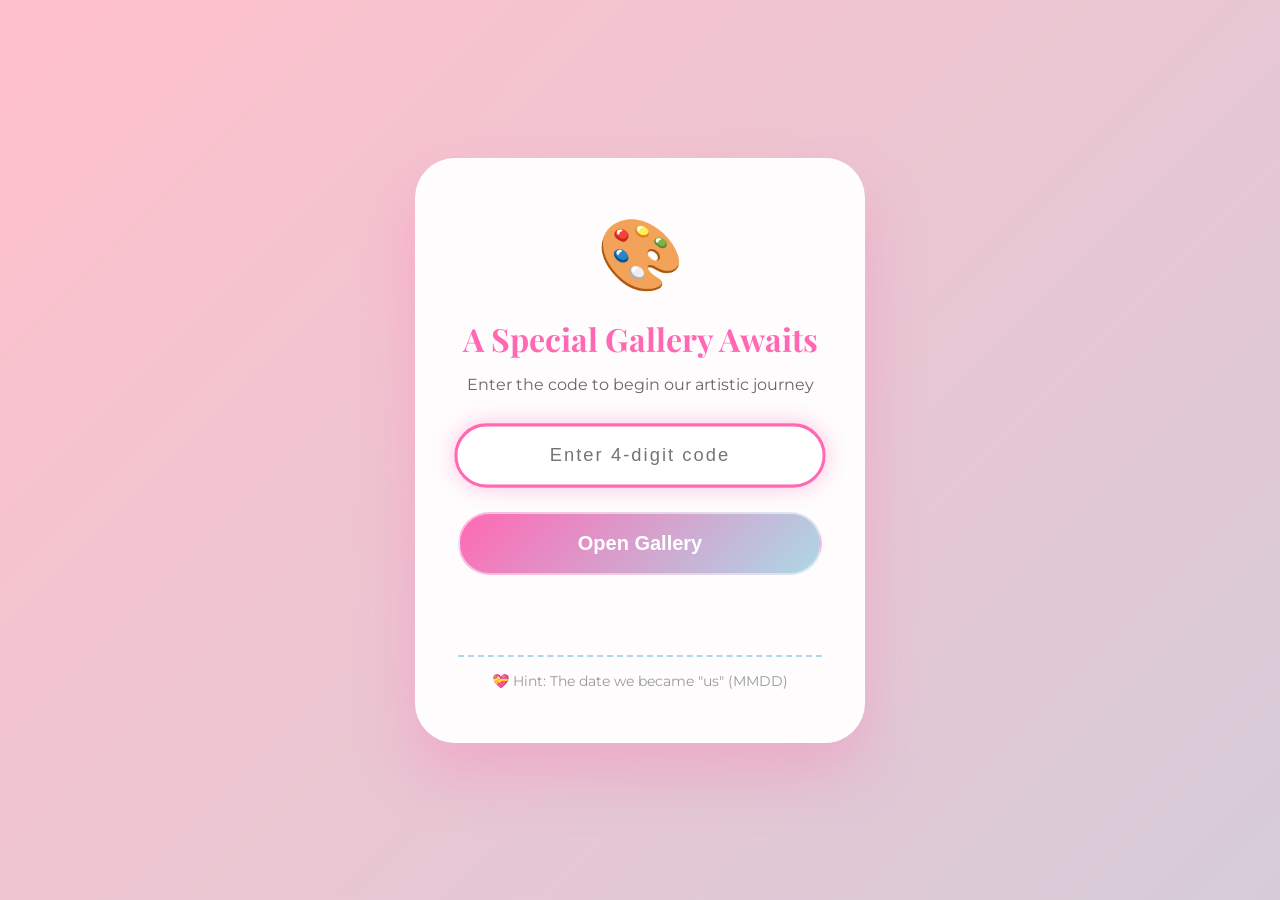
<file: index.html>
<!DOCTYPE html>
<html lang="en">
<head>
    <meta charset="UTF-8">
    <meta name="viewport" content="width=device-width, initial-scale=1.0">
    <title>For You 🎨</title>
    <style>
        * {
            margin: 0;
            padding: 0;
            box-sizing: border-box;
        }

        body {
            font-family: 'Montserrat', sans-serif;
            background: linear-gradient(135deg, #ffc0cb, #add8e6, #ffc0cb);
            background-size: 400% 400%;
            animation: gradientFlow 15s ease infinite;
            min-height: 100vh;
            display: flex;
            align-items: center;
            justify-content: center;
            margin: 0;
            padding: 20px;
        }

        @keyframes gradientFlow {
            0% { background-position: 0% 50%; }
            50% { background-position: 100% 50%; }
            100% { background-position: 0% 50%; }
        }

        .password-box {
            background: rgba(255, 255, 255, 0.95);
            backdrop-filter: blur(10px);
            padding: 50px 40px;
            border-radius: 40px;
            text-align: center;
            max-width: 450px;
            width: 100%;
            box-shadow: 0 30px 60px rgba(255, 105, 180, 0.3);
            border: 3px solid rgba(255, 255, 255, 0.5);
            animation: floatIn 0.8s ease-out;
        }

        @keyframes floatIn {
            from {
                opacity: 0;
                transform: translateY(30px);
            }
            to {
                opacity: 1;
                transform: translateY(0);
            }
        }

        .heart-icon {
            font-size: 70px;
            margin-bottom: 20px;
            animation: pulse 2s infinite;
        }

        @keyframes pulse {
            0%, 100% { transform: scale(1); }
            50% { transform: scale(1.1); }
        }

        h1 {
            font-family: 'Playfair Display', serif;
            color: #ff69b4;
            font-size: 32px;
            margin-bottom: 15px;
        }

        .subtitle {
            color: #666;
            margin-bottom: 30px;
            font-size: 16px;
        }

        input {
            width: 100%;
            padding: 18px;
            margin-bottom: 25px;
            border: 3px solid #add8e6;
            border-radius: 50px;
            font-size: 18px;
            text-align: center;
            letter-spacing: 2px;
            transition: all 0.3s;
            background: rgba(255, 255, 255, 0.9);
        }

        input:focus {
            outline: none;
            border-color: #ff69b4;
            box-shadow: 0 0 20px rgba(255, 105, 180, 0.4);
            transform: scale(1.02);
        }

        button {
            background: linear-gradient(135deg, #ff69b4, #add8e6);
            color: white;
            border: none;
            padding: 18px 50px;
            border-radius: 50px;
            font-size: 20px;
            font-weight: bold;
            cursor: pointer;
            transition: all 0.3s;
            border: 2px solid rgba(255, 255, 255, 0.5);
            width: 100%;
            margin-bottom: 20px;
        }

        button:hover {
            transform: translateY(-3px) scale(1.02);
            box-shadow: 0 15px 30px rgba(255, 105, 180, 0.5);
        }

        .error-message {
            color: #ff69b4;
            min-height: 30px;
            font-size: 16px;
            margin: 15px 0;
            font-weight: 500;
        }

        .hint {
            color: #999;
            font-size: 14px;
            padding-top: 15px;
            border-top: 2px dashed #add8e6;
        }

        @keyframes shake {
            0%, 100% { transform: translateX(0); }
            20%, 60% { transform: translateX(-8px); }
            40%, 80% { transform: translateX(8px); }
        }

        .shake {
            animation: shake 0.5s ease-in-out;
        }

        @media (max-width: 480px) {
            .password-box {
                padding: 30px 20px;
            }
            h1 {
                font-size: 26px;
            }
            input, button {
                padding: 15px;
            }
        }
    </style>
    <link href="https://fonts.googleapis.com/css2?family=Playfair+Display:wght@700&family=Montserrat:wght@400;500&display=swap" rel="stylesheet">
</head>
<body>
    <div class="password-box">
        <div class="heart-icon">🎨</div>
        <h1>A Special Gallery Awaits</h1>
        <p class="subtitle">Enter the code to begin our artistic journey</p>
        
        <input type="password" id="password" placeholder="Enter 4-digit code" maxlength="4" inputmode="numeric" pattern="[0-9]*" autofocus>
        
        <button onclick="checkPassword()">Open Gallery</button>
        
        <div id="errorMessage" class="error-message"></div>
        
        <div class="hint">
            💝 Hint: The date we became "us" (MMDD)
        </div>
    </div>

    <script>
        function checkPassword() {
            const correctPassword = "0218";
            const enteredPassword = document.getElementById('password').value.trim();
            const errorElement = document.getElementById('errorMessage');
            const box = document.querySelector('.password-box');
            
            if (enteredPassword === correctPassword) {
                window.location.href = 'main.html';
            } else {
                const messages = [
                    "Not quite right, beautiful. Try again! 💕",
                    "That's not our special day...",
                    "Almost! Think of our date ❤️",
                    "Nice try! You know the real date 😊"
                ];
                const randomMessage = messages[Math.floor(Math.random() * messages.length)];
                errorElement.textContent = randomMessage;
                
                box.classList.add('shake');
                setTimeout(() => {
                    box.classList.remove('shake');
                }, 500);
                
                document.getElementById('password').value = '';
                document.getElementById('password').focus();
            }
        }

        document.getElementById('password').addEventListener('keypress', function(e) {
            if (e.key === 'Enter') {
                checkPassword();
            }
        });

        window.onload = function() {
            document.getElementById('password').focus();
        };
    </script>
</body>
</html>
</file>
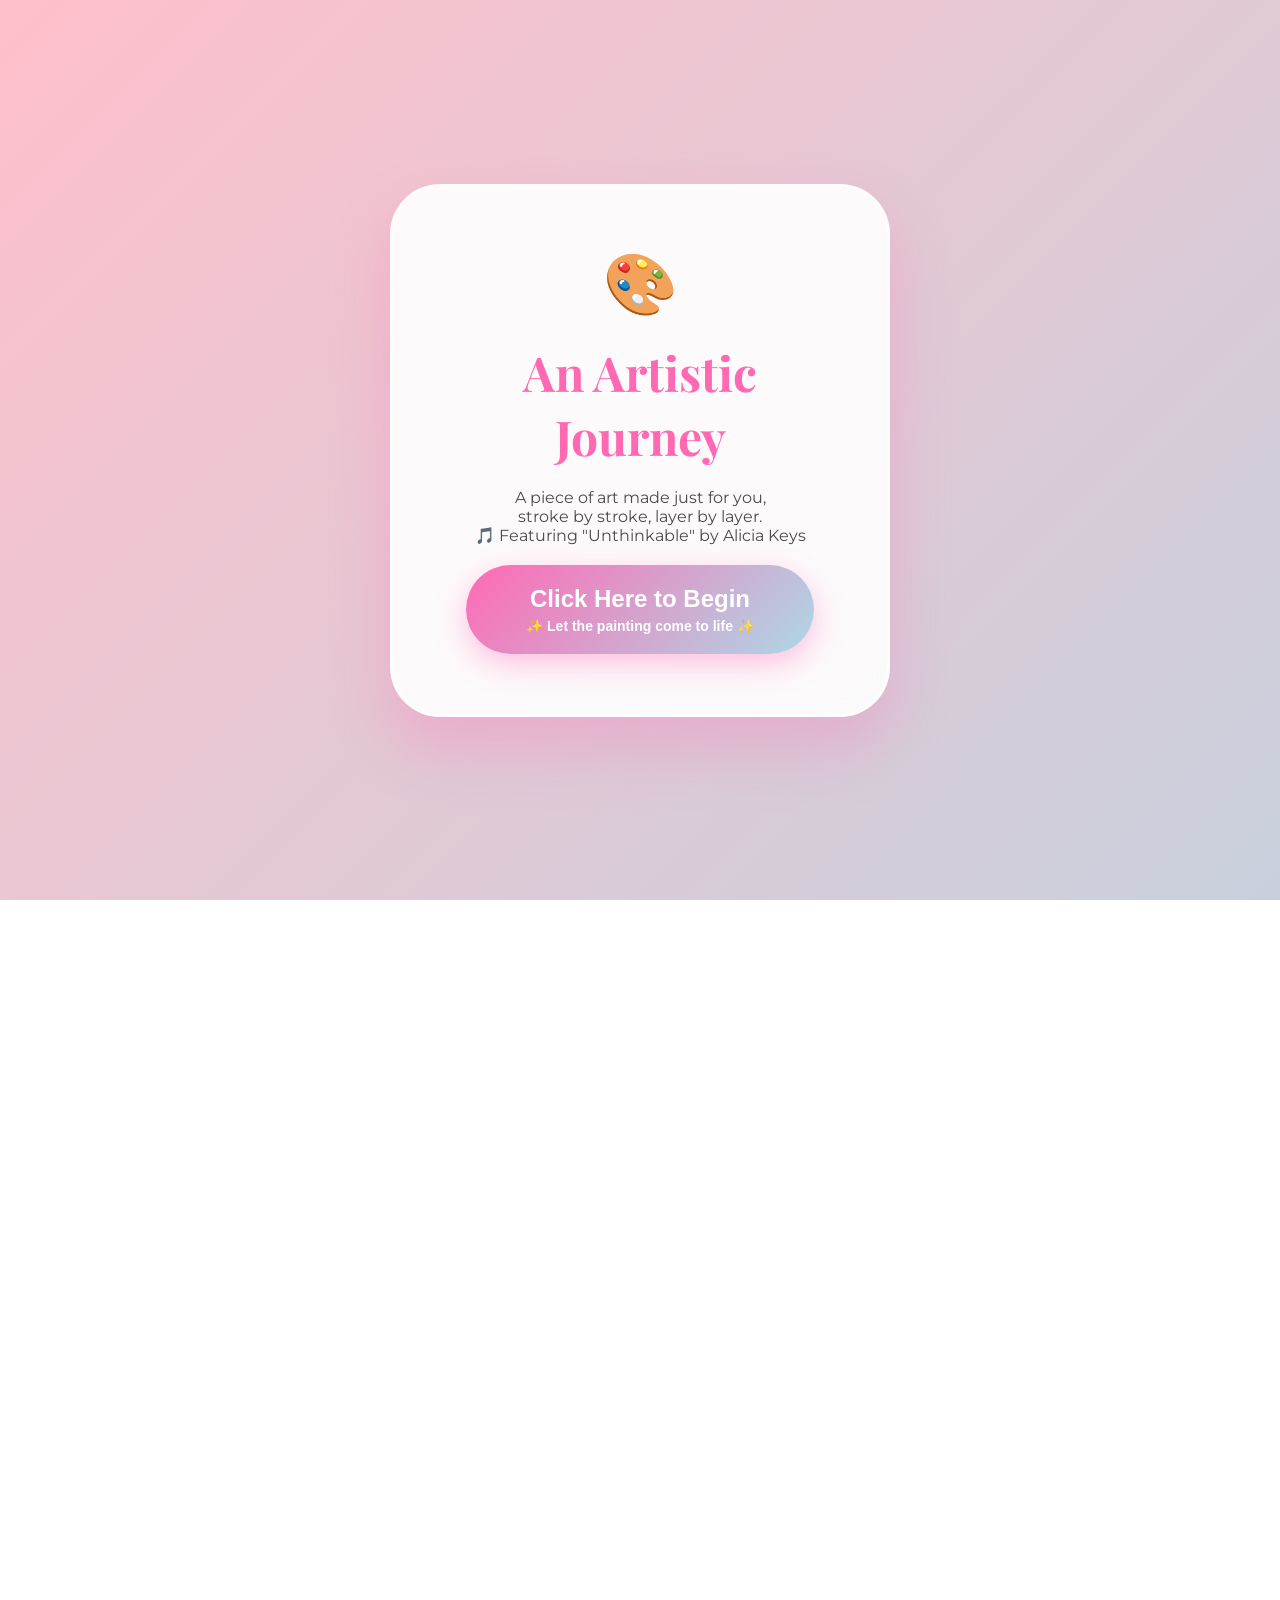
<file: main.html>
<!DOCTYPE html>
<html lang="en">
<head>
    <meta charset="UTF-8">
    <meta name="viewport" content="width=device-width, initial-scale=1.0">
    <title>For You 🎨</title>
    <link rel="stylesheet" href="style.css">
    <link href="https://fonts.googleapis.com/css2?family=Playfair+Display:wght@400;700;900&family=Montserrat:wght@300;400;600&display=swap" rel="stylesheet">
</head>
<body>
    <!-- START SCREEN -->
    <div class="start-screen" id="startScreen">
        <div class="start-card">
            <div class="paint-brush-icon">🎨</div>
            <h1>An Artistic Journey</h1>
            <p>A piece of art made just for you,<br>stroke by stroke, layer by layer.</p>
            <p style="font-size: 16px; margin-bottom: 20px;">🎵 Featuring "Unthinkable" by Alicia Keys</p>
            <button class="start-button" id="startExperience">
                Click Here to Begin
                <span style="display: block; font-size: 14px; margin-top: 5px;">✨ Let the painting come to life ✨</span>
            </button>
            <div class="paint-drip-decoration"></div>
        </div>
    </div>

    <!-- Music Bar -->
    <div class="music-bar" id="musicBar" style="display: none;">
        <div class="music-info">
            <span class="now-playing">🎵 Now Playing:</span>
            <span class="song-title">"Unthinkable" - Alicia Keys</span>
        </div>
        <button id="musicToggle" class="music-btn">🎨 Pause</button>
    </div>

    <!-- Audio Element -->
    <audio id="bgMusic" loop preload="auto">
        <source src="https://www.dropbox.com/scl/fi/luv5e2mt59yp6kopaeym9/un-thinkable-alicia-keys.mpeg?rlkey=rgp5wnkumqtxjssanmw6f9iqm&st=ag9y64mb&raw=1" type="audio/mpeg">
    </audio>

    <!-- Main Content -->
    <div class="content-wrapper" id="mainContent" style="opacity: 0;">
        
        <!-- LAYER 1: Welcome -->
        <div class="layer visible" id="layer1">
            <div class="header-section splatter">
                <h1 class="main-title">A Piece of Art <span class="heart">🎨</span></h1>
                <p class="subtitle">Made just for you, stroke by stroke</p>
            </div>
            <div class="layer-divider"></div>
        </div>

        <!-- LAYER 2: Love Question -->
        <div class="layer" id="layer2">
            <div class="quiz-container">
                <div class="quiz-box">
                    <h2>Your Artistic Journey Begins</h2>
                    
                    <div id="question1" class="question active">
                        <p class="question-text">First brush stroke... Do you love me? 💭</p>
                        <div class="checkbox-group">
                            <label class="checkbox-label">
                                <input type="checkbox" id="loveYes"> 
                                🎨 Yes - You're my masterpiece
                            </label>
                            <label class="checkbox-label">
                                <input type="checkbox" id="loveNo"> 
                                🖌️ No - Let me paint you a better picture
                            </label>
                        </div>
                        <div id="loveResponse" class="response-message"></div>
                    </div>
                </div>
            </div>
            <div class="layer-divider"></div>
        </div>

        <!-- LAYER 3: Date Question -->
        <div class="layer" id="layer3">
            <div class="quiz-container">
                <div class="quiz-box">
                    <div id="question2" class="question">
                        <p class="question-text">Now let's add some color... 🎨</p>
                        <p class="invite-text">Ready to create our next masterpiece together?</p>
                        <div class="checkbox-group">
                            <label class="checkbox-label">
                                <input type="checkbox" id="dateYes"> 
                                🌈 Yes - Let's paint our story
                            </label>
                            <label class="checkbox-label">
                                <input type="checkbox" id="dateNo"> 
                                ✨ Not yet - I'm still sketching
                            </label>
                        </div>
                        <div id="dateResponse" class="response-message"></div>
                    </div>
                </div>
            </div>
            <div class="layer-divider"></div>
        </div>

        <!-- LAYER 4: Gallery -->
        <div id="gallerySection" class="gallery-section layer hidden">
            <h2 class="section-title">Our Story in Motion 🎨</h2>
            
            <div class="artistic-slideshow">
                <div class="slides-container">
                    <div class="slide active">
                        <img src="photos/photo2.jpg.jpeg" alt="Memory 1">
                    </div>
                    <div class="slide">
                        <img src="photos/photo4.jpg.jpeg" alt="Memory 2">
                    </div>
                    <div class="slide">
                        <img src="photos/photo7.jpeg" alt="Memory 3">
                    </div>
                    <div class="slide">
                        <img src="photos/photo3.jpg.jpeg" alt="Memory 4">
                    </div>
                </div>
                
                <div class="slideshow-nav">
                    <div class="nav-arrow" id="prevSlide">←</div>
                    <div class="nav-arrow" id="nextSlide">→</div>
                </div>
            </div>
            
            <div class="slideshow-dots" id="slideshowDots"></div>
            <div class="layer-divider"></div>
        </div>

        <!-- LAYER 5: Mystery Date Question (NEW) -->
        <div class="layer" id="layer5">
            <div class="quiz-container">
                <div class="quiz-box">
                    <div id="questionDate" class="question">
                        <h2 style="font-size: 28px; color: #ff69b4; text-align: center;">A Special Invitation 🎭</h2>
                        
                        <div style="text-align: center; margin: 30px 0;">
                            <span style="font-size: 60px;">🗺️</span>
                        </div>
                        
                        <p style="font-size: 24px; text-align: center; color: #4a4a4a;">
                            Will you be my date on<br> 
                            <span style="font-size: 48px; color: #ff69b4; font-weight: bold; display: block; margin: 15px 0;">
                                February 16th
                            </span>
                            as we explore a mystery together?
                        </p>
                        
                        <div class="checkbox-group" style="max-width: 400px; margin: 30px auto;">
                            <label class="checkbox-label">
                                <input type="checkbox" id="mysteryDateYes"> 
                                YES! I'm ready for an adventure! 🎭
                            </label>
                            <label class="checkbox-label">
                                <input type="checkbox" id="mysteryDateNo"> 
                                Tell me more... 💫
                            </label>
                        </div>
                        
                        <div id="mysteryDateResponse" class="response-message"></div>
                    </div>
                </div>
            </div>
            <div class="layer-divider"></div>
        </div>

        <!-- LAYER 6: Proposal -->
        <div class="layer" id="layer6">
            <div class="quiz-container">
                <div class="quiz-box proposal-box">
                    <div id="questionProposal" class="question">
                        <h3 class="proposal-title">Will You Be My Masterpiece?</h3>
                        <div class="proposal-options">
                            <button id="proposalYes" class="proposal-btn yes-btn">Yes! 🎨</button>
                            <button id="proposalNo" class="proposal-btn no-btn">Paint me another picture 💝</button>
                        </div>
                        <div id="proposalResponse" class="response-message"></div>
                    </div>
                </div>
            </div>
            <div class="layer-divider"></div>
        </div>

        <!-- LAYER 7: Love Letter -->
        <div id="loveLetterSection" class="love-letter-section layer hidden">
            <div class="love-letter">
                <h2>A Letter on Canvas 💌</h2>
                <div class="letter-content">
                     <p>My ataraxia💕(najua hujai skia io👀),</p>
            
            <p>Before you came into my world, it was a blank canvas,but not the kind full of possibility. It was dark. Fear hidden in the cracks of the walls, uncertainty spread everywhere. I was clinging on to remains of my former self, a painting left unfinished and fading.</p>
            
            <p>Then you became the sun in my world, a reason to smile.😊 You gave me love💓something that I had missed and which lacked in my life. You painted your way into my heart with every smile, every laugh, every moment. You always see the good in me and push me to be better😭. I am more than grateful.🥹</p>
            
            <p>You have added shades of joy I never knew existed, textures of happiness I cannot describe.🤭 Where there was once only gray, you brought pinks and turquoise and purple🫶. You became the masterpiece that transformed my empty canvas into something beautiful✨.</p>
            
            <p class="inside-joke">Remember when we did make up or when you gave me a potrait for my birthday gift? The colors may just seem basic or normal, but what the paint withing me 😭🫴my days!! you make me feel—warm, colorful, and full of wonder. Some memories engraved in my favorite brush strokes in our story(Let me not touch on the kunimaliza bit👀🫵🏾yes you know😂).</p>
            
            <p>As we continue growing closer, as our colors merge to make one unique complex hue,(random 2am thoguhts) let its radiance paint the life that is before us.😭 Let the journey of knowing each other be beautiful,🥹each day a new layer, each moment a new texture🖐️, each memory a new color🥰 on our shared canvas💓.</p>
            
            <p>Let us keep creating together. Forever.</p>
            
            <p class="signature">Your paramonos partner and co-artist,<br>[Munene] ❤️</p>
                </div>
            </div>
        </div>
    </div>

    <script src="script.js"></script>
</body>
</html>
</file>
<file: style.css>
* {
    margin: 0;
    padding: 0;
    box-sizing: border-box;
}

body {
    font-family: 'Montserrat', sans-serif;
    min-height: 100vh;
    color: #4a4a4a;
    position: relative;
    overflow-x: hidden;
}

body::before {
    content: '';
    position: fixed;
    top: 0;
    left: 0;
    right: 0;
    bottom: 0;
    background: linear-gradient(125deg, 
        #ffc0cb 0%, #ffb6c1 15%, #ffe4e1 30%, 
        #b0e0e6 45%, #add8e6 60%, #dda0dd 75%, #ffc0cb 90%);
    background-size: 400% 400%;
    animation: artisticFlow 20s ease infinite;
    z-index: -2;
}

@keyframes artisticFlow {
    0% { background-position: 0% 50%; }
    50% { background-position: 100% 50%; }
    100% { background-position: 0% 50%; }
}

/* Start Screen */
.start-screen {
    position: fixed;
    top: 0;
    left: 0;
    right: 0;
    bottom: 0;
    background: linear-gradient(135deg, #ffc0cb, #add8e6, #ffc0cb);
    background-size: 300% 300%;
    animation: artisticFlow 10s ease infinite;
    display: flex;
    align-items: center;
    justify-content: center;
    z-index: 2000;
    transition: opacity 1s ease, visibility 1s ease;
}

.start-screen.hidden {
    opacity: 0;
    visibility: hidden;
    pointer-events: none;
}

.start-card {
    background: rgba(255, 255, 255, 0.9);
    backdrop-filter: blur(10px);
    padding: 60px 40px;
    border-radius: 50px;
    text-align: center;
    max-width: 500px;
    margin: 20px;
    box-shadow: 0 30px 60px rgba(255, 105, 180, 0.3);
    border: 3px solid rgba(255, 255, 255, 0.5);
    animation: floatIn 1s ease-out;
}

.start-card h1 {
    font-size: 48px;
    color: #ff69b4;
    margin-bottom: 20px;
    font-family: 'Playfair Display', serif;
}

.start-button {
    background: linear-gradient(135deg, #ff69b4, #add8e6);
    color: white;
    border: none;
    padding: 20px 60px;
    font-size: 24px;
    font-weight: bold;
    border-radius: 50px;
    cursor: pointer;
    transition: all 0.3s;
    box-shadow: 0 10px 30px rgba(255, 105, 180, 0.4);
}

.start-button:hover {
    transform: scale(1.1) rotate(2deg);
    box-shadow: 0 20px 40px rgba(255, 105, 180, 0.6);
}

.paint-brush-icon {
    font-size: 60px;
    margin-bottom: 20px;
    animation: brushWiggle 2s ease-in-out infinite;
    display: inline-block;
}

@keyframes brushWiggle {
    0%, 100% { transform: rotate(-5deg); }
    50% { transform: rotate(5deg); }
}

@keyframes floatIn {
    from { opacity: 0; transform: translateY(30px); }
    to { opacity: 1; transform: translateY(0); }
}

/* Music Bar */
.music-bar {
    position: fixed;
    top: 0;
    left: 0;
    right: 0;
    background: rgba(255, 255, 255, 0.8);
    backdrop-filter: blur(15px);
    padding: 15px 30px;
    display: flex;
    justify-content: space-between;
    align-items: center;
    box-shadow: 0 2px 20px rgba(255, 105, 180, 0.2);
    z-index: 1000;
}

.music-info {
    display: flex;
    gap: 15px;
    align-items: center;
}

.now-playing {
    color: #ff69b4;
    font-weight: 600;
}

.music-btn {
    background: linear-gradient(135deg, #ff69b4, #add8e6);
    color: white;
    border: none;
    padding: 10px 25px;
    border-radius: 50px;
    cursor: pointer;
    font-weight: 600;
    transition: all 0.3s;
}

.music-btn:hover {
    transform: scale(1.05);
    box-shadow: 0 5px 20px rgba(255, 105, 180, 0.4);
}

/* Main Content */
.content-wrapper {
    max-width: 1200px;
    margin: 80px auto 40px;
    padding: 20px;
    transition: opacity 1s ease;
}

.main-title {
    font-size: 48px;
    color: #ff69b4;
    text-align: center;
    font-family: 'Playfair Display', serif;
}

.layer {
    opacity: 0;
    transform: translateY(30px);
    transition: all 0.8s ease;
}

.layer.visible {
    opacity: 1;
    transform: translateY(0);
}

.layer-divider {
    height: 60px;
    margin: 20px 0;
    background: repeating-linear-gradient(90deg, 
        #ff69b4, #add8e6, #ffc0cb, #add8e6, #ff69b4);
    opacity: 0.3;
    border-radius: 10px;
}

/* Quiz Box */
.quiz-container {
    max-width: 600px;
    margin: 40px auto;
    padding: 20px;
}

.quiz-box {
    background: rgba(255, 255, 255, 0.9);
    backdrop-filter: blur(10px);
    border-radius: 30px;
    padding: 40px;
    box-shadow: 0 20px 60px rgba(255, 105, 180, 0.2);
    border: 2px solid rgba(255, 255, 255, 0.5);
}

.question {
    display: none;
}

.question.active {
    display: block;
}

.question-text {
    font-size: 24px;
    color: #ff69b4;
    margin-bottom: 30px;
    font-family: 'Playfair Display', serif;
    text-align: center;
}

.checkbox-group {
    display: flex;
    flex-direction: column;
    gap: 15px;
    margin: 20px 0;
}

.checkbox-label {
    display: flex;
    align-items: center;
    gap: 10px;
    padding: 15px 20px;
    background: white;
    border-radius: 15px;
    cursor: pointer;
    font-size: 18px;
    transition: all 0.3s;
    border: 2px solid #add8e6;
}

.checkbox-label:hover {
    transform: translateX(10px);
    border-color: #ff69b4;
    box-shadow: 0 5px 15px rgba(255, 105, 180, 0.2);
}

.checkbox-label input[type="checkbox"] {
    width: 20px;
    height: 20px;
    cursor: pointer;
    accent-color: #ff69b4;
}

.response-message {
    min-height: 40px;
    margin-top: 20px;
    text-align: center;
    font-size: 18px;
}

.success {
    color: #ff69b4;
    animation: bounce 0.5s;
}

@keyframes bounce {
    0%, 100% { transform: translateY(0); }
    50% { transform: translateY(-10px); }
}

.error {
    color: #ff4444;
}

.playful {
    color: #add8e6;
    font-style: italic;
}

/* Gallery */
.gallery-section {
    margin: 60px auto;
    padding: 40px;
    background: rgba(255, 255, 255, 0.9);
    border-radius: 30px;
}

.section-title {
    color: #ff69b4;
    text-align: center;
    margin-bottom: 40px;
    font-size: 32px;
    font-family: 'Playfair Display', serif;
}

.artistic-slideshow {
    position: relative;
    width: 100%;
    max-width: 800px;
    margin: 0 auto;
    overflow: hidden;
    border-radius: 30px;
    box-shadow: 0 20px 40px rgba(255, 105, 180, 0.3);
}

.slides-container {
    position: relative;
    width: 100%;
    aspect-ratio: 4/3;
}

.slide {
    position: absolute;
    top: 0;
    left: 0;
    width: 100%;
    height: 100%;
    opacity: 0;
    transition: opacity 0.8s ease;
}

.slide.active {
    opacity: 1;
}

.slide img {
    width: 100%;
    height: 100%;
    object-fit: cover;
}

.slideshow-dots {
    display: flex;
    justify-content: center;
    gap: 15px;
    margin-top: 20px;
}

.dot {
    width: 50px;
    height: 4px;
    background: rgba(255,105,180,0.3);
    border-radius: 2px;
    cursor: pointer;
    transition: all 0.3s;
}

.dot.active {
    background: #ff69b4;
    width: 80px;
}

.dot:hover {
    background: #add8e6;
}

.slideshow-nav {
    position: absolute;
    top: 50%;
    transform: translateY(-50%);
    width: 100%;
    display: flex;
    justify-content: space-between;
    padding: 0 20px;
    z-index: 10;
}

.nav-arrow {
    width: 50px;
    height: 50px;
    background: rgba(255,255,255,0.8);
    border: 2px solid #ff69b4;
    border-radius: 50%;
    display: flex;
    align-items: center;
    justify-content: center;
    font-size: 24px;
    color: #ff69b4;
    cursor: pointer;
    transition: all 0.3s;
}

.nav-arrow:hover {
    background: #ff69b4;
    color: white;
    transform: scale(1.1);
}

/* Proposal */
.proposal-box {
    text-align: center;
}

.proposal-title {
    font-size: 36px;
    color: #ff69b4;
    margin-bottom: 30px;
    font-family: 'Playfair Display', serif;
    animation: pulse 2s infinite;
}

@keyframes pulse {
    0%, 100% { transform: scale(1); }
    50% { transform: scale(1.05); }
}

.proposal-options {
    display: flex;
    gap: 20px;
    justify-content: center;
    flex-wrap: wrap;
}

.proposal-btn {
    padding: 15px 40px;
    font-size: 24px;
    border: none;
    border-radius: 50px;
    cursor: pointer;
    transition: all 0.3s;
    font-weight: bold;
}

.yes-btn {
    background: linear-gradient(135deg, #ff69b4, #ffc0cb);
    color: white;
}

.yes-btn:hover {
    transform: scale(1.1);
    box-shadow: 0 10px 30px rgba(255, 105, 180, 0.4);
}

.no-btn {
    background: linear-gradient(135deg, #808080, #c0c0c0);
    color: white;
}

.no-btn:hover {
    background: linear-gradient(135deg, #ff69b4, #add8e6);
    transform: scale(0.95);
}

/* Love Letter */
.love-letter-section {
    margin: 60px auto;
    max-width: 600px;
}

.love-letter {
    background: white;
    padding: 50px;
    border-radius: 30px;
    box-shadow: 0 20px 60px rgba(255, 105, 180, 0.2);
    border: 2px solid #ffc0cb;
    position: relative;
}

.love-letter::before {
    content: '💌';
    position: absolute;
    top: -20px;
    left: 50%;
    transform: translateX(-50%);
    font-size: 40px;
    background: white;
    padding: 10px;
    border-radius: 50%;
}

.letter-content {
    font-size: 18px;
    line-height: 1.8;
    color: #4a4a4a;
}

.inside-joke {
    color: #ff69b4;
    font-style: italic;
    margin: 20px 0;
}

.signature {
    margin-top: 30px;
    font-family: 'Playfair Display', serif;
    font-size: 24px;
    color: #ff69b4;
}

/* Confetti */
.confetti {
    position: fixed;
    top: -10px;
    animation: fall linear forwards;
    z-index: 1000;
    pointer-events: none;
}

@keyframes fall {
    to {
        transform: translateY(100vh) rotate(360deg);
    }
}

/* Utility */
.hidden {
    display: none !important;
}

@media (max-width: 768px) {
    .main-title {
        font-size: 36px;
    }
    
    .quiz-box {
        padding: 30px 20px;
    }
    
    .proposal-title {
        font-size: 28px;
    }
    
    .music-bar {
        padding: 10px 20px;
        flex-direction: column;
        gap: 10px;
    }
}
</file>
